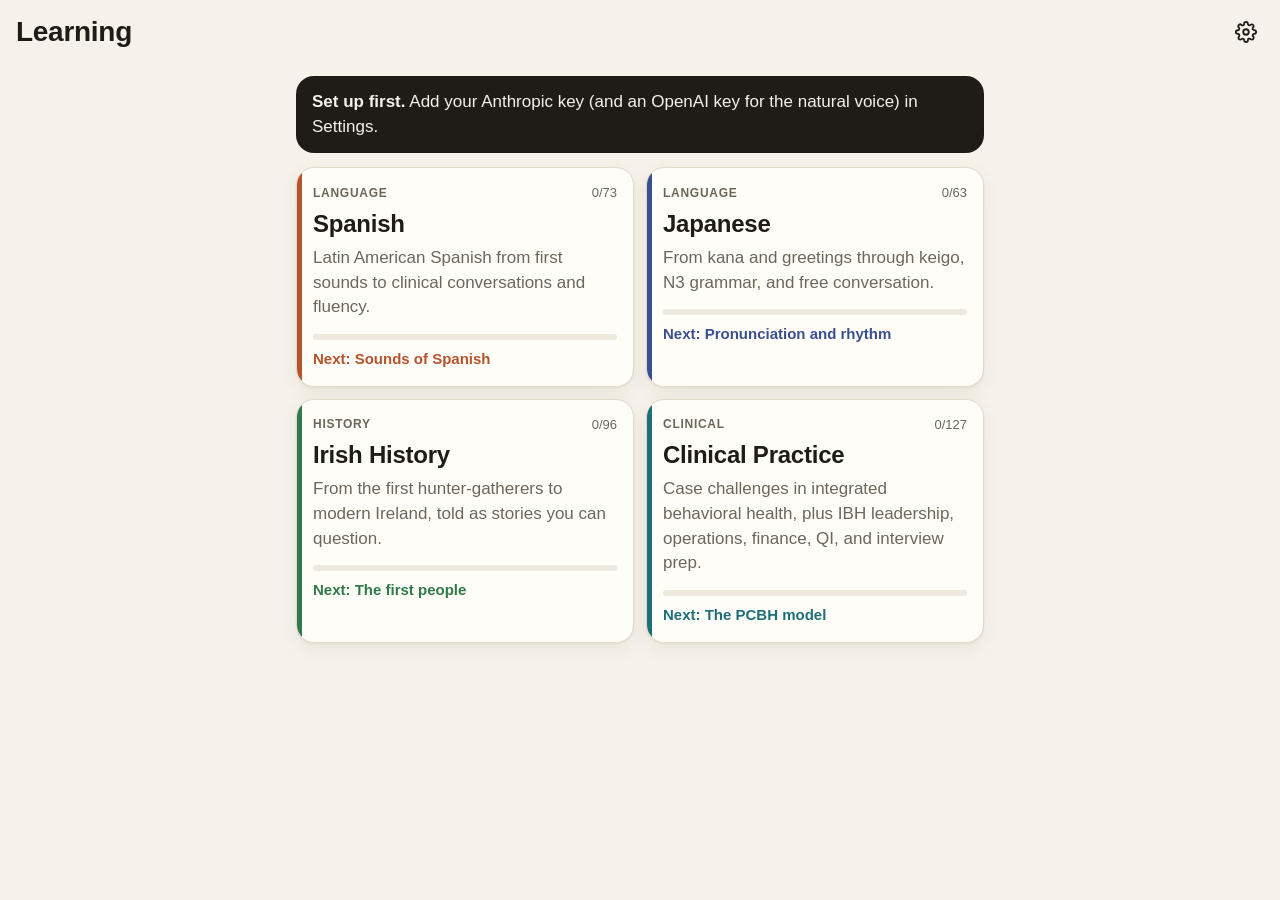
<file: index.html>
<!doctype html>
<html lang="en">
<head>
  <meta charset="utf-8" />
  <meta name="viewport" content="width=device-width, initial-scale=1" />
  <title>Learning</title>
  <meta http-equiv="refresh" content="0; url=docs/" />
  <script>location.replace("docs/" + location.hash);</script>
</head>
<body>
  <p><a href="docs/">Open the app</a></p>
</body>
</html>
</file>
<file: docs/styles.css>
:root {
  --bg: #f6f1e9;
  --surface: #fffdf8;
  --surface-2: #efe8dc;
  --text: #1f1c17;
  --muted: #6d665b;
  --line: #e2d9c9;
  --accent: #3d6b4f;
  --accent-ink: #ffffff;
  --tutor: #fffdf8;
  --me: #2f2a22;
  --me-ink: #fbf7ef;
  --error: #b3261e;
  --shadow: 0 1px 2px rgba(40, 30, 10, 0.06), 0 6px 20px rgba(40, 30, 10, 0.06);
  --radius: 18px;
  --safe-top: env(safe-area-inset-top, 0px);
  --safe-bottom: env(safe-area-inset-bottom, 0px);
  color-scheme: light;
}

@media (prefers-color-scheme: dark) {
  :root:not([data-theme="light"]) {
    --bg: #16140f;
    --surface: #211e18;
    --surface-2: #2b2720;
    --text: #f1ebe0;
    --muted: #a59d8f;
    --line: #37322a;
    --tutor: #24211b;
    --me: #e9e1d2;
    --me-ink: #1b1813;
    --shadow: none;
    color-scheme: dark;
  }
}

[data-accent="spanish"] { --accent: #b5532c; }
[data-accent="japanese"] { --accent: #3b4f8f; }
[data-accent="irish"] { --accent: #2f7a4a; }
[data-accent="clinical"] { --accent: #1f6f78; }
@media (prefers-color-scheme: dark) {
  [data-accent="spanish"] { --accent: #e07a4f; }
  [data-accent="japanese"] { --accent: #8ea2e6; }
  [data-accent="irish"] { --accent: #5fbf80; }
  [data-accent="clinical"] { --accent: #5cc0c9; }
  [data-accent] { --accent-ink: #14120e; }
}

* { box-sizing: border-box; }
html, body { margin: 0; height: 100%; }
body {
  background: var(--bg);
  color: var(--text);
  font: 17px/1.45 -apple-system, BlinkMacSystemFont, "SF Pro Text", "Hiragino Sans", "Segoe UI", Roboto, sans-serif;
  -webkit-font-smoothing: antialiased;
  -webkit-tap-highlight-color: transparent;
  overflow-x: hidden;
}
a { color: inherit; text-decoration: none; }
button, input, select { font: inherit; color: inherit; }
button { cursor: pointer; }
h1, h2 { margin: 0; letter-spacing: -0.01em; }

/* ---------- chrome ---------- */

.topbar {
  position: sticky;
  top: 0;
  z-index: 5;
  display: flex;
  align-items: center;
  gap: 8px;
  padding: calc(10px + var(--safe-top)) 12px 10px;
  background: color-mix(in srgb, var(--bg) 88%, transparent);
  backdrop-filter: blur(14px);
  -webkit-backdrop-filter: blur(14px);
}
.topbar h1 { flex: 1; font-size: 19px; text-align: center; white-space: nowrap; overflow: hidden; text-overflow: ellipsis; }
.topbar .brand { text-align: left; font-size: 28px; padding-left: 4px; }
.icon-btn {
  width: 44px; height: 44px; flex: none;
  display: grid; place-items: center;
  border: 0; background: transparent; border-radius: 50%;
}
.icon-btn:active { background: var(--surface-2); }

.page { padding: 8px 16px calc(32px + var(--safe-bottom)); max-width: 720px; margin: 0 auto; }
.muted { color: var(--muted); }
.eyebrow { font-size: 12px; letter-spacing: 0.06em; text-transform: uppercase; color: var(--muted); font-weight: 600; }
.count { font-size: 13px; color: var(--muted); font-variant-numeric: tabular-nums; }

.card {
  display: block;
  background: var(--surface);
  border: 1px solid var(--line);
  border-radius: var(--radius);
  padding: 16px;
  box-shadow: var(--shadow);
}

.banner {
  display: block;
  margin: 4px 0 14px;
  padding: 14px 16px;
  border-radius: var(--radius);
  background: var(--text);
  color: var(--bg);
}

/* ---------- home ---------- */

.grid { display: grid; gap: 12px; }
@media (min-width: 640px) { .grid { grid-template-columns: 1fr 1fr; } }
.track-card { position: relative; overflow: hidden; }
.track-card::before {
  content: ""; position: absolute; inset: 0 auto 0 0; width: 5px; background: var(--accent);
}
.card-top { display: flex; justify-content: space-between; align-items: center; }
.track-card h2 { font-size: 24px; margin: 4px 0 4px; }
.track-card p { margin: 0; }
.bar { height: 6px; border-radius: 3px; background: var(--surface-2); margin: 14px 0 8px; overflow: hidden; }
.bar span { display: block; height: 100%; background: var(--accent); border-radius: 3px; }
.next { font-size: 15px; font-weight: 600; color: var(--accent); }

/* ---------- track ---------- */

.actions { display: flex; flex-wrap: wrap; gap: 10px; margin: 4px 0 16px; }
.btn {
  display: inline-flex; align-items: center; gap: 8px;
  min-height: 46px; padding: 10px 16px;
  border-radius: 14px; border: 1px solid var(--line);
  background: var(--surface); font-weight: 600;
}
.btn.primary { background: var(--accent); color: var(--accent-ink); border-color: transparent; }
.btn:active { transform: scale(0.98); }

.unit { background: var(--surface); border: 1px solid var(--line); border-radius: var(--radius); margin-bottom: 10px; overflow: hidden; }
.unit summary {
  list-style: none; display: flex; align-items: baseline; gap: 10px;
  padding: 14px 16px; cursor: pointer;
}
.unit summary::-webkit-details-marker { display: none; }
.unit-num { font-size: 12px; font-weight: 700; color: var(--accent); text-transform: uppercase; letter-spacing: 0.05em; flex: none; }
.unit-title { flex: 1; font-weight: 650; }
.lessons { list-style: none; margin: 0; padding: 0 0 6px; border-top: 1px solid var(--line); }
.lesson { display: flex; gap: 12px; padding: 12px 16px; align-items: flex-start; }
.lesson:active { background: var(--surface-2); }
.tick {
  flex: none; width: 24px; height: 24px; margin-top: 1px; border-radius: 50%;
  border: 2px solid var(--line); display: grid; place-items: center; color: var(--accent);
}
.tick svg { width: 14px; height: 14px; }
.lesson.done .tick { background: var(--accent); border-color: var(--accent); color: var(--accent-ink); }
.lesson.inprogress .tick { border-color: var(--accent); }
.lesson-text { display: flex; flex-direction: column; min-width: 0; }
.lesson-title { font-weight: 600; }
.lesson-focus { font-size: 14px; color: var(--muted); line-height: 1.35; margin-top: 2px; }
.lesson.done .lesson-title { color: var(--muted); }

.note { margin-bottom: 10px; }
.note p { margin: 6px 0 0; }

/* ---------- session ---------- */

.session { display: flex; flex-direction: column; height: 100dvh; height: 100svh; }
.session .topbar { border-bottom: 1px solid var(--line); }
.session-title { flex: 1; min-width: 0; text-align: center; }
.session-title h1 { font-size: 17px; white-space: nowrap; overflow: hidden; text-overflow: ellipsis; }
.session-title .eyebrow { display: block; font-size: 11px; white-space: nowrap; overflow: hidden; text-overflow: ellipsis; }

.menu {
  position: absolute; right: 12px; top: calc(60px + var(--safe-top)); z-index: 10;
  background: var(--surface); border: 1px solid var(--line); border-radius: 14px;
  box-shadow: 0 10px 30px rgba(0, 0, 0, 0.18); overflow: hidden; min-width: 250px;
}
.menu button {
  display: flex; align-items: center; gap: 10px; width: 100%;
  padding: 14px 16px; border: 0; background: none; text-align: left; font-weight: 600;
}
.menu button + button { border-top: 1px solid var(--line); }
.menu button:active { background: var(--surface-2); }

.transcript {
  flex: 1; overflow-y: auto; -webkit-overflow-scrolling: touch;
  padding: 16px 16px 8px; display: flex; flex-direction: column; gap: 10px;
}
.intro { margin: auto 0; text-align: center; color: var(--muted); padding: 0 12px; }
.intro p { margin: 4px 0; }
.bubble {
  max-width: 88%; padding: 10px 14px; border-radius: 20px;
  line-height: 1.5; overflow-wrap: anywhere;
}
.bubble.tutor { align-self: flex-start; background: var(--tutor); border: 1px solid var(--line); border-bottom-left-radius: 6px; }
.bubble.me { align-self: flex-end; background: var(--me); color: var(--me-ink); border-bottom-right-radius: 6px; }
.bubble.pending::after { content: "…"; animation: blink 1s infinite; }
@keyframes blink { 50% { opacity: 0.2; } }
.tl { color: var(--accent); font-weight: 650; }
.pron { font-size: 0.85em; color: var(--muted); font-style: italic; margin-left: 2px; }
.pron::before { content: "("; }
.pron::after { content: ")"; }

.dock {
  border-top: 1px solid var(--line);
  background: var(--bg);
  padding: 10px 16px calc(12px + var(--safe-bottom));
  display: flex; flex-direction: column; align-items: center; gap: 8px;
}
.status { font-size: 14px; color: var(--muted); min-height: 20px; text-align: center; }
.status.error { color: var(--error); }
.interim { font-size: 15px; color: var(--text); min-height: 0; text-align: center; max-width: 100%; }
.interim:empty { display: none; }
.controls { display: flex; align-items: center; justify-content: center; gap: 28px; }

.mic {
  --lvl: 0;
  position: relative; width: 84px; height: 84px; border-radius: 50%;
  border: 0; background: var(--accent); color: var(--accent-ink);
  display: grid; place-items: center;
  box-shadow: 0 6px 18px color-mix(in srgb, var(--accent) 40%, transparent);
  transition: transform 0.12s;
}
.mic:active { transform: scale(0.95); }
.mic .ring {
  position: absolute; inset: -8px; border-radius: 50%;
  border: 3px solid var(--accent); opacity: 0;
  transform: scale(calc(1 + var(--lvl) * 0.35));
  transition: transform 0.08s linear, opacity 0.2s;
}
.mic[data-state="listening"] .ring { opacity: 0.55; }
.mic[data-state="warming"] { background: color-mix(in srgb, var(--error) 55%, var(--surface-2)); }
.mic[data-state="warming"] .ring { opacity: 0.4; border-color: var(--error); animation: pulse 0.9s ease-in-out infinite; }
.mic[data-state="listening"] { background: var(--error); }
.mic[data-state="listening"] .ring { border-color: var(--error); }
.mic[data-state="thinking"] .ring,
.mic[data-state="transcribing"] .ring,
.mic[data-state="saving"] .ring { opacity: 0.6; animation: pulse 1.2s ease-in-out infinite; }
.mic[data-state="speaking"] .ring { opacity: 0.4; animation: pulse 1.8s ease-in-out infinite; }
@keyframes pulse { 0%, 100% { transform: scale(1); } 50% { transform: scale(1.12); } }
.mic-icon { display: grid; place-items: center; }

.chip {
  width: 48px; height: 48px; border-radius: 50%;
  border: 1px solid var(--line); background: var(--surface);
  display: grid; place-items: center;
}
.chip:active { background: var(--surface-2); }
.chips { display: flex; gap: 8px; flex-wrap: wrap; justify-content: center; }
.chip.small {
  width: auto; height: 34px; border-radius: 17px; padding: 0 14px;
  font-size: 14px; font-weight: 600; display: inline-flex; align-items: center;
}
.chip.small.on { background: var(--accent); border-color: var(--accent); color: var(--accent-ink); }

.typebox { display: flex; gap: 8px; width: 100%; }
.typebox[hidden] { display: none; }
.typebox input {
  flex: 1; min-width: 0; min-height: 46px; padding: 10px 14px;
  border-radius: 14px; border: 1px solid var(--line); background: var(--surface);
  font-size: 16px;
}

/* ---------- settings ---------- */

.settings .card { margin-bottom: 12px; }
.settings h2 { font-size: 18px; margin-bottom: 10px; }
.settings label { display: block; font-weight: 600; font-size: 15px; margin: 12px 0 0; }
.settings label.row { display: flex; gap: 10px; align-items: flex-start; font-weight: 500; }
.settings label.row input { margin-top: 4px; width: 20px; height: 20px; flex: none; }
.settings input:not([type="checkbox"]):not([type="file"]),
.settings select {
  display: block; width: 100%; margin-top: 6px; min-height: 44px;
  padding: 10px 12px; border-radius: 12px; border: 1px solid var(--line);
  background: var(--bg); font-size: 16px; font-weight: 400;
}
.settings .hint { font-size: 14px; color: var(--muted); margin: 6px 0 0; }
.settings .btn { margin-top: 14px; }
.settings .actions .btn { margin-top: 0; }
.file-btn { margin: 0 !important; font-size: 17px !important; }
.saved { text-align: center; color: var(--muted); min-height: 22px; font-size: 14px; }
[hidden] { display: none !important; }

.diag { margin-top: 14px; font-size: 14px; }
.diag summary { cursor: pointer; color: var(--muted); font-weight: 600; }
.diag pre {
  white-space: pre-wrap; word-break: break-word; font-size: 12px; line-height: 1.4;
  background: var(--bg); border: 1px solid var(--line); border-radius: 10px; padding: 10px; margin: 8px 0 0;
  max-height: 320px; overflow-y: auto;
}
</file>
